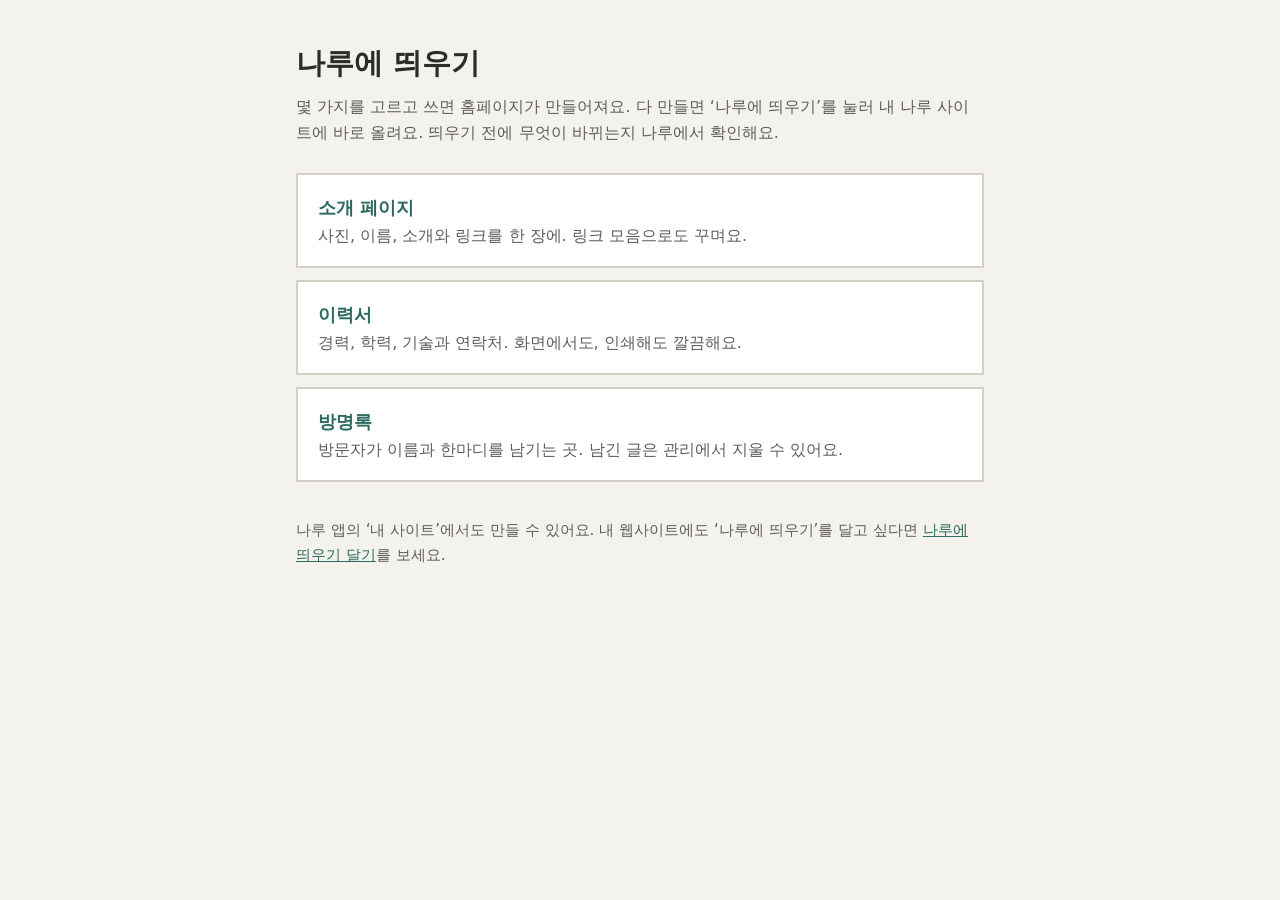
<file: site/index.html>
<!doctype html>
<html lang="ko">
  <head>
    <meta charset="utf-8" />
    <meta name="viewport" content="width=device-width, initial-scale=1" />
    <title>나루에 띄우기</title>
    <meta name="description" content="몇 가지를 고르고 쓰면 내 나루 사이트가 만들어지는 곳들" />
    <!-- The list of Naru's own makers. It is not a maker itself: each
         maker is a folder of this site, and hands its files to Naru on its
         own (https://naru.pub/docs/launch). -->
    <style>
      :root {
        --ink: #2c2c2a;
        --muted: #5f5e5a;
        --line: #d3d1c7;
        --paper: #ffffff;
        --ground: #f4f2ec;
        --accent: #2e6b61;
        color-scheme: light dark;
      }
      @media (prefers-color-scheme: dark) {
        :root {
          --ink: #f1efe8;
          --muted: #b4b2a9;
          --line: #444441;
          --paper: #1f1f1d;
          --ground: #151514;
          --accent: #8bd0c3;
        }
      }
      * {
        box-sizing: border-box;
      }
      body {
        margin: 0;
        background: var(--ground);
        color: var(--ink);
        font-family: "Pretendard", "Apple SD Gothic Neo", "Noto Sans KR", system-ui, sans-serif;
        line-height: 1.6;
      }
      main {
        max-width: 720px;
        margin: 0 auto;
        padding: 40px 16px 56px;
      }
      h1 {
        margin: 0 0 8px;
        font-size: 1.8rem;
      }
      .lead {
        margin: 0 0 28px;
        color: var(--muted);
      }
      ul {
        list-style: none;
        margin: 0;
        padding: 0;
        display: grid;
        gap: 12px;
      }
      a.maker {
        display: block;
        padding: 18px 20px;
        background: var(--paper);
        border: 2px solid var(--line);
        color: inherit;
        text-decoration: none;
      }
      a.maker:hover,
      a.maker:focus-visible {
        border-color: var(--accent);
      }
      a.maker strong {
        display: block;
        font-size: 1.15rem;
        color: var(--accent);
      }
      a.maker span {
        color: var(--muted);
      }
      footer {
        margin-top: 36px;
        font-size: 0.95rem;
        color: var(--muted);
      }
      footer a {
        color: var(--accent);
      }
    </style>
  </head>
  <body>
    <main>
      <h1>나루에 띄우기</h1>
      <p class="lead">
        몇 가지를 고르고 쓰면 홈페이지가 만들어져요. 다 만들면 ‘나루에 띄우기’를
        눌러 내 나루 사이트에 바로 올려요. 띄우기 전에 무엇이 바뀌는지 나루에서
        확인해요.
      </p>
      <ul>
        <li>
          <a class="maker" href="profile/">
            <strong>소개 페이지</strong>
            <span>사진, 이름, 소개와 링크를 한 장에. 링크 모음으로도 꾸며요.</span>
          </a>
        </li>
        <li>
          <a class="maker" href="resume/">
            <strong>이력서</strong>
            <span>경력, 학력, 기술과 연락처. 화면에서도, 인쇄해도 깔끔해요.</span>
          </a>
        </li>
        <li>
          <a class="maker" href="guestbook/">
            <strong>방명록</strong>
            <span>방문자가 이름과 한마디를 남기는 곳. 남긴 글은 관리에서 지울 수 있어요.</span>
          </a>
        </li>
      </ul>
      <footer>
        <p>
          나루 앱의 ‘내 사이트’에서도 만들 수 있어요. 내 웹사이트에도 ‘나루에 띄우기’를 달고 싶다면
          <a href="https://naru.pub/docs/launch">나루에 띄우기 달기</a>를 보세요.
        </p>
      </footer>
    </main>
  </body>
</html>
</file>
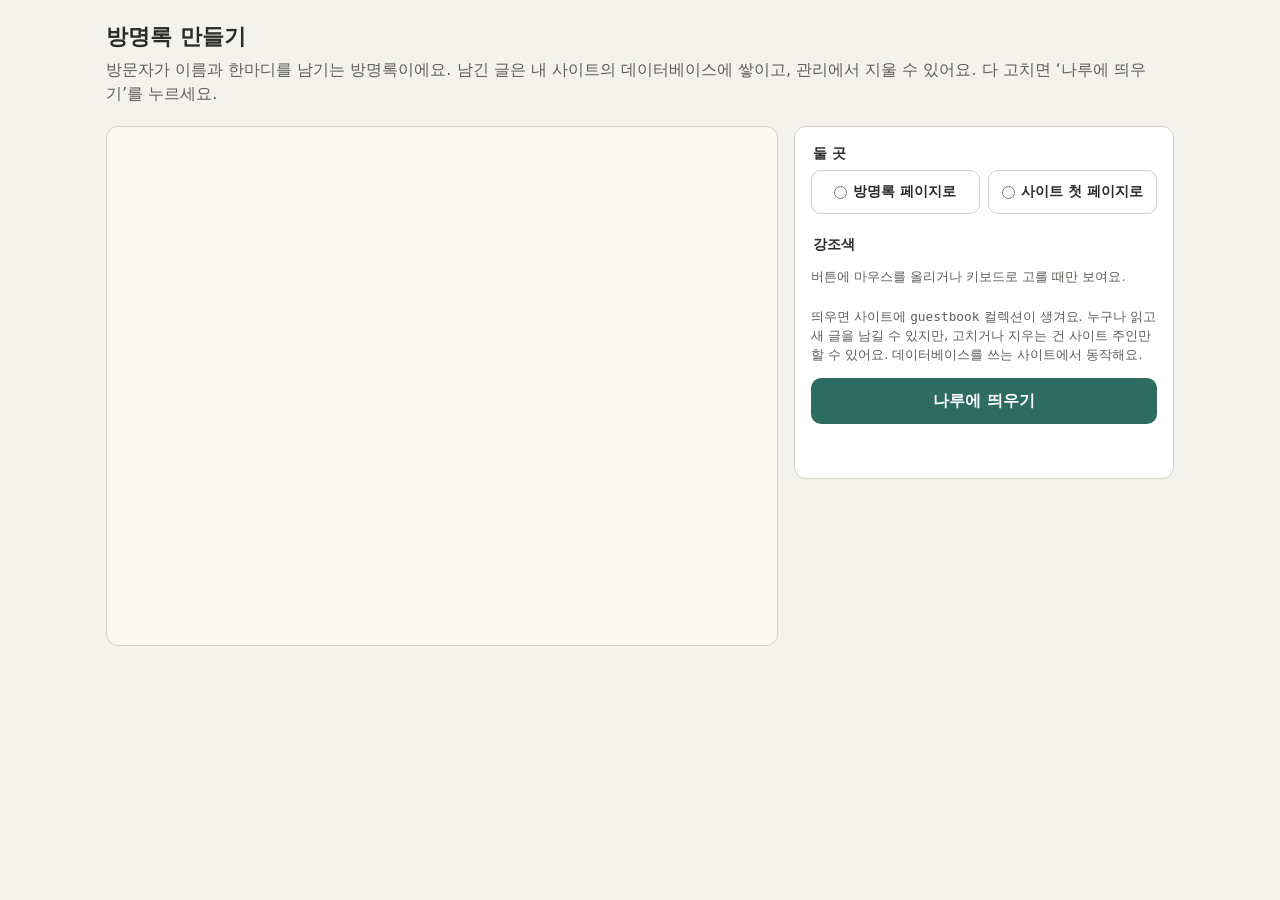
<file: site/guestbook/index.html>
<!doctype html>
<html lang="ko">
  <head>
    <meta charset="utf-8" />
    <meta name="viewport" content="width=device-width, initial-scale=1" />
    <title>방명록 만들기 · 나루</title>
    <link rel="stylesheet" href="../shared/maker.css" />
  </head>
  <body>
    <header>
      <h1>방명록 만들기</h1>
      <p>방문자가 이름과 한마디를 남기는 방명록이에요. 남긴 글은 내 사이트의 데이터베이스에 쌓이고, 관리에서 지울 수 있어요. 다 고치면 ‘나루에 띄우기’를 누르세요.</p>
    </header>
    <div class="layout">
      <section class="preview" aria-label="미리 보기">
        <iframe id="preview" title="미리 보기" sandbox></iframe>
      </section>
      <form id="form" class="form">
        <fieldset>
          <legend>둘 곳</legend>
          <div class="choices">
            <label><input type="radio" name="place" value="folder" /> 방명록 페이지로</label>
            <label><input type="radio" name="place" value="home" /> 사이트 첫 페이지로</label>
          </div>
          <p class="help" id="place-help"></p>
        </fieldset>
        <fieldset>
          <legend>강조색</legend>
          <div id="accents" class="accents"></div>
          <p class="help">버튼에 마우스를 올리거나 키보드로 고를 때만 보여요.</p>
        </fieldset>
        <p class="help">
          띄우면 사이트에 <code>guestbook</code> 컬렉션이 생겨요. 누구나 읽고 새 글을 남길 수 있지만,
          고치거나 지우는 건 사이트 주인만 할 수 있어요. 데이터베이스를 쓰는 사이트에서 동작해요.
        </p>
        <button id="apply" type="button" class="button">나루에 띄우기</button>
        <p id="status" class="status" role="status"></p>
      </form>
    </div>
    <script src="page.js"></script>
    <script type="module" src="maker.js"></script>
  </body>
</html>
</file>
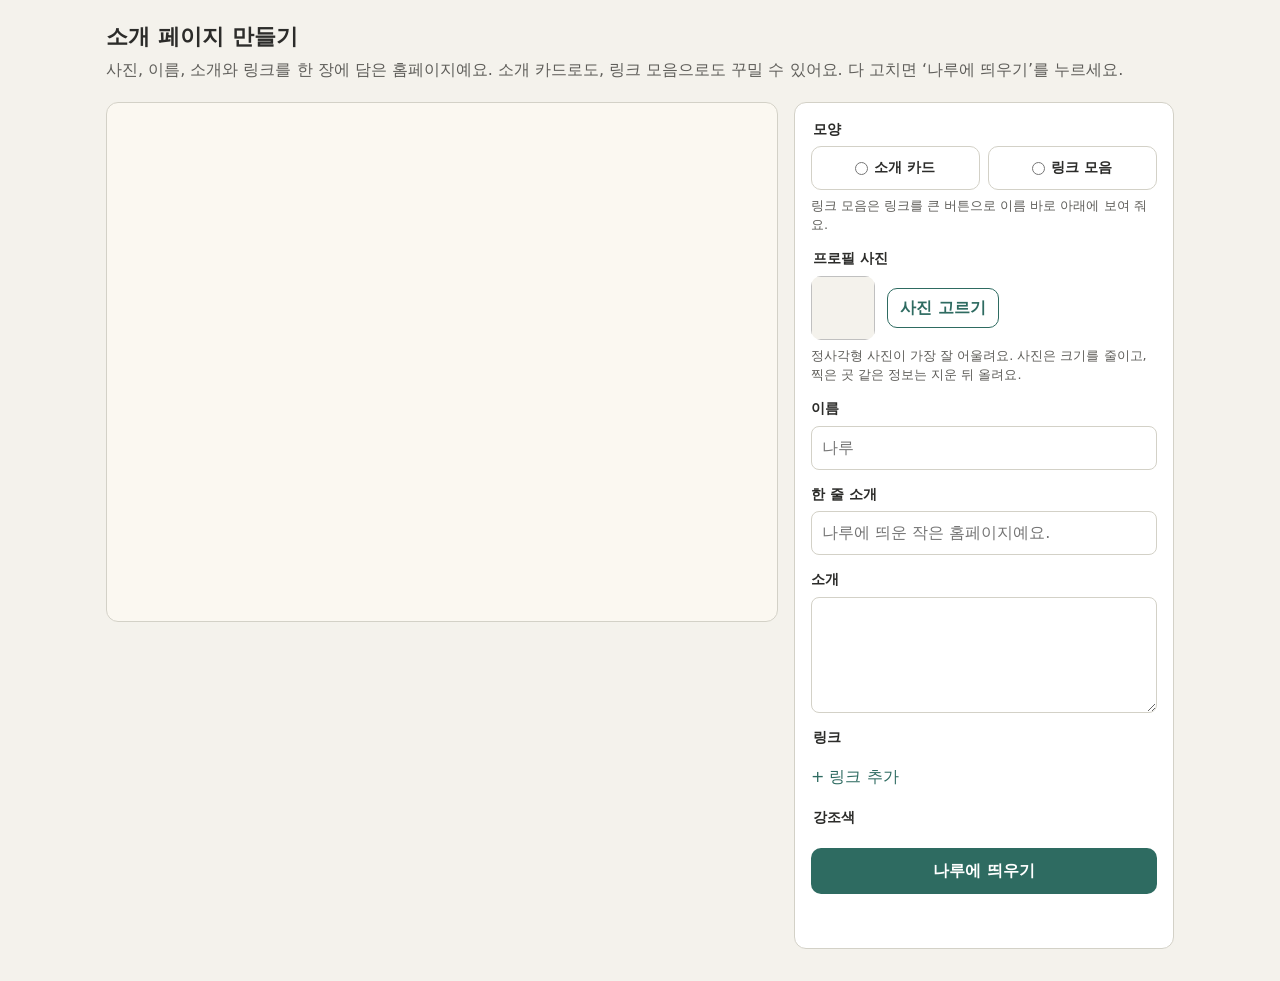
<file: site/profile/index.html>
<!doctype html>
<html lang="ko">
  <head>
    <meta charset="utf-8" />
    <meta name="viewport" content="width=device-width, initial-scale=1" />
    <title>소개 페이지 만들기 · 나루</title>
    <link rel="stylesheet" href="../shared/maker.css" />
  </head>
  <body>
    <header>
      <h1>소개 페이지 만들기</h1>
      <p>사진, 이름, 소개와 링크를 한 장에 담은 홈페이지예요. 소개 카드로도, 링크 모음으로도 꾸밀 수 있어요. 다 고치면 ‘나루에 띄우기’를 누르세요.</p>
    </header>
    <div class="layout">
      <section class="preview" aria-label="미리 보기">
        <iframe id="preview" title="미리 보기" sandbox></iframe>
      </section>
      <form id="form" class="form">
        <fieldset>
          <legend>모양</legend>
          <div class="choices">
            <label><input type="radio" name="layout" value="card" /> 소개 카드</label>
            <label><input type="radio" name="layout" value="links" /> 링크 모음</label>
          </div>
          <p class="help">링크 모음은 링크를 큰 버튼으로 이름 바로 아래에 보여 줘요.</p>
        </fieldset>
        <fieldset>
          <legend>프로필 사진</legend>
          <div class="photo">
            <img id="photo-thumb" alt="" />
            <div>
              <label class="button secondary">
                사진 고르기
                <input id="photo" type="file" accept="image/*" hidden />
              </label>
              <button id="photo-remove" type="button" class="link" hidden>사진 빼기</button>
            </div>
          </div>
          <p class="help">정사각형 사진이 가장 잘 어울려요. 사진은 크기를 줄이고, 찍은 곳 같은 정보는 지운 뒤 올려요.</p>
        </fieldset>
        <label>이름 <input name="name" maxlength="40" placeholder="나루" autocomplete="off" /></label>
        <label>한 줄 소개 <input name="tagline" maxlength="80" placeholder="나루에 띄운 작은 홈페이지예요." /></label>
        <label>소개 <textarea name="about" rows="4" maxlength="1000"></textarea></label>
        <fieldset>
          <legend>링크</legend>
          <ol id="links" class="links"></ol>
          <button id="link-add" type="button" class="link">+ 링크 추가</button>
        </fieldset>
        <fieldset>
          <legend>강조색</legend>
          <div id="accents" class="accents"></div>
        </fieldset>
        <button id="apply" type="button" class="button">나루에 띄우기</button>
        <p id="status" class="status" role="status"></p>
      </form>
    </div>
    <script src="page.js"></script>
    <script type="module" src="maker.js"></script>
  </body>
</html>
</file>
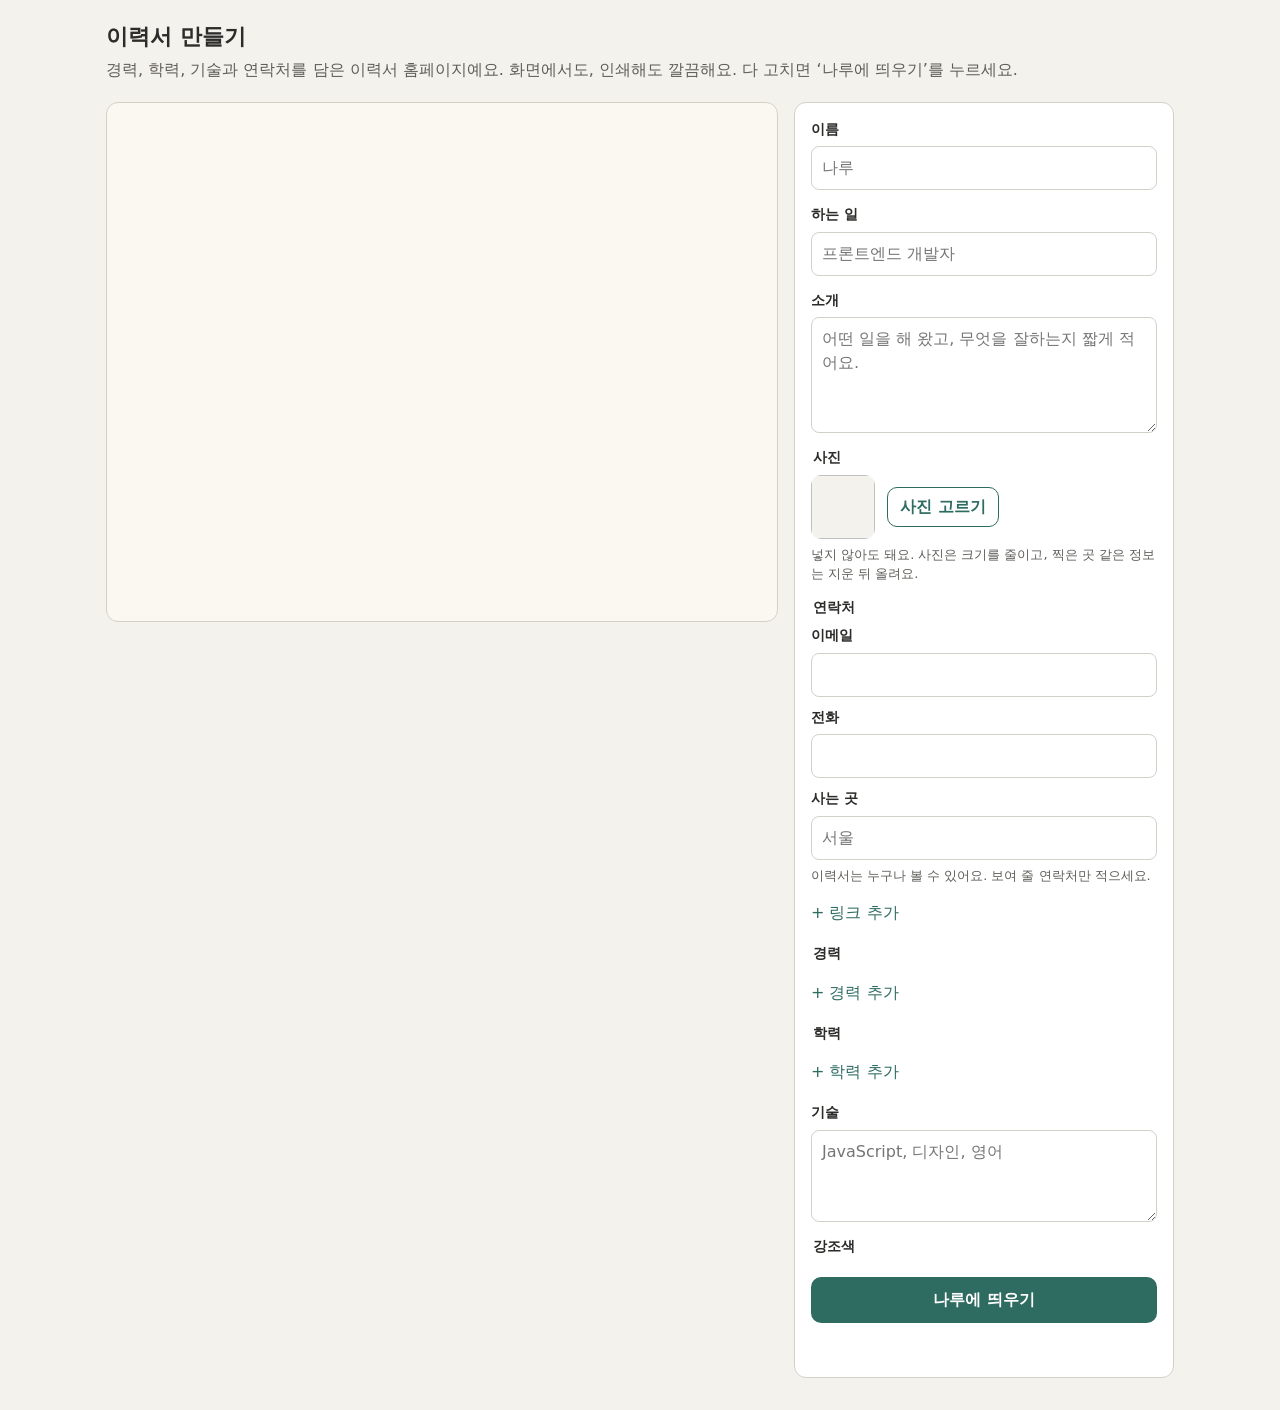
<file: site/resume/index.html>
<!doctype html>
<html lang="ko">
  <head>
    <meta charset="utf-8" />
    <meta name="viewport" content="width=device-width, initial-scale=1" />
    <title>이력서 만들기 · 나루</title>
    <link rel="stylesheet" href="../shared/maker.css" />
  </head>
  <body>
    <header>
      <h1>이력서 만들기</h1>
      <p>경력, 학력, 기술과 연락처를 담은 이력서 홈페이지예요. 화면에서도, 인쇄해도 깔끔해요. 다 고치면 ‘나루에 띄우기’를 누르세요.</p>
    </header>
    <div class="layout">
      <section class="preview" aria-label="미리 보기">
        <iframe id="preview" title="미리 보기" sandbox></iframe>
      </section>
      <form id="form" class="form">
        <label>이름 <input name="name" maxlength="40" placeholder="나루" autocomplete="name" /></label>
        <label>하는 일 <input name="role" maxlength="60" placeholder="프론트엔드 개발자" /></label>
        <label>소개 <textarea name="summary" rows="4" maxlength="1500" placeholder="어떤 일을 해 왔고, 무엇을 잘하는지 짧게 적어요."></textarea></label>
        <fieldset>
          <legend>사진</legend>
          <div class="photo">
            <img id="photo-thumb" alt="" />
            <div>
              <label class="button secondary">
                사진 고르기
                <input id="photo" type="file" accept="image/*" hidden />
              </label>
              <button id="photo-remove" type="button" class="link" hidden>사진 빼기</button>
            </div>
          </div>
          <p class="help">넣지 않아도 돼요. 사진은 크기를 줄이고, 찍은 곳 같은 정보는 지운 뒤 올려요.</p>
        </fieldset>
        <fieldset>
          <legend>연락처</legend>
          <div class="stack">
            <label>이메일 <input name="email" type="email" maxlength="120" autocomplete="email" /></label>
            <label>전화 <input name="phone" type="tel" maxlength="20" autocomplete="tel" /></label>
            <label>사는 곳 <input name="location" maxlength="40" placeholder="서울" /></label>
          </div>
          <p class="help">이력서는 누구나 볼 수 있어요. 보여 줄 연락처만 적으세요.</p>
          <ol id="links" class="entries"></ol>
          <button type="button" class="link" data-add="links">+ 링크 추가</button>
        </fieldset>
        <fieldset>
          <legend>경력</legend>
          <ol id="experience" class="entries"></ol>
          <button type="button" class="link" data-add="experience">+ 경력 추가</button>
        </fieldset>
        <fieldset>
          <legend>학력</legend>
          <ol id="education" class="entries"></ol>
          <button type="button" class="link" data-add="education">+ 학력 추가</button>
        </fieldset>
        <label>기술 <textarea name="skills" rows="3" maxlength="1000" placeholder="JavaScript, 디자인, 영어"></textarea></label>
        <fieldset>
          <legend>강조색</legend>
          <div id="accents" class="accents"></div>
        </fieldset>
        <button id="apply" type="button" class="button">나루에 띄우기</button>
        <p id="status" class="status" role="status"></p>
      </form>
    </div>
    <script src="page.js"></script>
    <script type="module" src="maker.js"></script>
  </body>
</html>
</file>
<file: site/shared/maker.css>
/* The form, preview and buttons every maker of this site shares. */
:root {
  --ink: #2c2c2a;
  --muted: #5f5e5a;
  --line: #d3d1c7;
  --paper: #ffffff;
  --ground: #f4f2ec;
  --accent: #2e6b61;
  color-scheme: light dark;
}

@media (prefers-color-scheme: dark) {
  :root {
    --ink: #f1efe8;
    --muted: #b4b2a9;
    --line: #444441;
    --paper: #1f1f1d;
    --ground: #151514;
    --accent: #8bd0c3;
  }
}

* {
  box-sizing: border-box;
}

body {
  margin: 0;
  background: var(--ground);
  color: var(--ink);
  font-family: "Pretendard", "Apple SD Gothic Neo", "Noto Sans KR", system-ui, sans-serif;
  line-height: 1.5;
}

header {
  padding: 20px 16px 8px;
  max-width: 1100px;
  margin: 0 auto;
}

header h1 {
  margin: 0 0 4px;
  font-size: 1.4rem;
}

header p {
  margin: 0;
  color: var(--muted);
}

.layout {
  max-width: 1100px;
  margin: 0 auto;
  padding: 12px 16px 32px;
  display: grid;
  gap: 16px;
}

@media (min-width: 800px) {
  .layout {
    grid-template-columns: minmax(0, 1fr) 380px;
    align-items: start;
  }
  .preview {
    position: sticky;
    top: 12px;
  }
}

.preview iframe {
  width: 100%;
  height: 520px;
  border: 1px solid var(--line);
  border-radius: 12px;
  background: #fbf8f1;
}

@media (max-width: 799px) {
  .preview iframe {
    height: 360px;
  }
}

.form {
  display: flex;
  flex-direction: column;
  gap: 14px;
  background: var(--paper);
  border: 1px solid var(--line);
  border-radius: 12px;
  padding: 16px;
}

fieldset {
  border: 0;
  margin: 0;
  padding: 0;
}

legend,
label {
  font-weight: 600;
  font-size: 0.9rem;
}

label {
  display: flex;
  flex-direction: column;
  gap: 6px;
}

/* 16px at least: iOS zooms the page in on a field whose text is smaller,
   and these sit in labels set smaller and bold. */
input,
textarea {
  font: inherit;
  font-size: max(1rem, 16px);
  font-weight: 400;
  color: inherit;
  background: transparent;
  border: 1px solid var(--line);
  border-radius: 8px;
  padding: 9px 10px;
  width: 100%;
}

.help {
  margin: 6px 0 0;
  font-size: 0.8rem;
  color: var(--muted);
}

.photo {
  display: flex;
  gap: 12px;
  align-items: center;
  margin-top: 6px;
}

.photo img {
  width: 64px;
  height: 64px;
  border-radius: 10px;
  object-fit: cover;
  background: var(--ground);
}

.links {
  list-style: none;
  margin: 6px 0;
  padding: 0;
  display: flex;
  flex-direction: column;
  gap: 8px;
}

.links li {
  display: grid;
  grid-template-columns: 1fr 1.4fr auto;
  gap: 6px;
}

.accents {
  display: flex;
  gap: 10px;
  margin-top: 6px;
}

.accents button {
  width: 32px;
  height: 32px;
  border-radius: 50%;
  border: 0;
  cursor: pointer;
}

.accents button[aria-pressed="true"] {
  outline: 3px solid var(--ink);
  outline-offset: 2px;
}

/* Fields one under another, inside a fieldset. */
.stack {
  display: flex;
  flex-direction: column;
  gap: 10px;
  margin-top: 6px;
}

/* A list the owner adds to: each item its fields in a card. */
.entries {
  list-style: none;
  margin: 6px 0;
  padding: 0;
  display: flex;
  flex-direction: column;
  gap: 10px;
}

.entries li {
  display: flex;
  flex-direction: column;
  gap: 8px;
  padding: 12px;
  border: 1px solid var(--line);
  border-radius: 10px;
}

.entry-actions {
  display: flex;
  justify-content: flex-end;
  gap: 16px;
}

.link.danger {
  color: #c0392b;
}

/* A choice of a few, as buttons in a row (radio inputs inside labels). */
.choices {
  display: flex;
  flex-wrap: wrap;
  gap: 8px;
  margin-top: 6px;
}

.choices label {
  flex: 1 1 0;
  flex-direction: row;
  align-items: center;
  justify-content: center;
  gap: 6px;
  min-width: 120px;
  padding: 10px 12px;
  border: 1px solid var(--line);
  border-radius: 10px;
  font-weight: 600;
  cursor: pointer;
}

.choices label:has(input:checked) {
  border-color: var(--accent);
  color: var(--accent);
  outline: 1px solid var(--accent);
}

.choices input {
  width: auto;
  margin: 0;
  accent-color: var(--accent);
}

/* A quick second tap is another tap, not a zoom. */
button,
.button,
.link {
  touch-action: manipulation;
}

.button {
  font: inherit;
  font-weight: 600;
  border: 0;
  border-radius: 10px;
  padding: 11px 16px;
  background: var(--accent);
  color: var(--paper);
  cursor: pointer;
  text-align: center;
}

.button.secondary {
  display: inline-block;
  background: transparent;
  color: var(--accent);
  border: 1px solid var(--accent);
  padding: 7px 12px;
}

.button:disabled {
  opacity: 0.6;
  cursor: default;
}

.link {
  font: inherit;
  background: none;
  border: 0;
  color: var(--accent);
  cursor: pointer;
  padding: 4px 0;
  text-align: left;
}

.status {
  margin: 0;
  min-height: 1.5em;
  color: var(--muted);
  overflow-wrap: anywhere;
}
</file>
